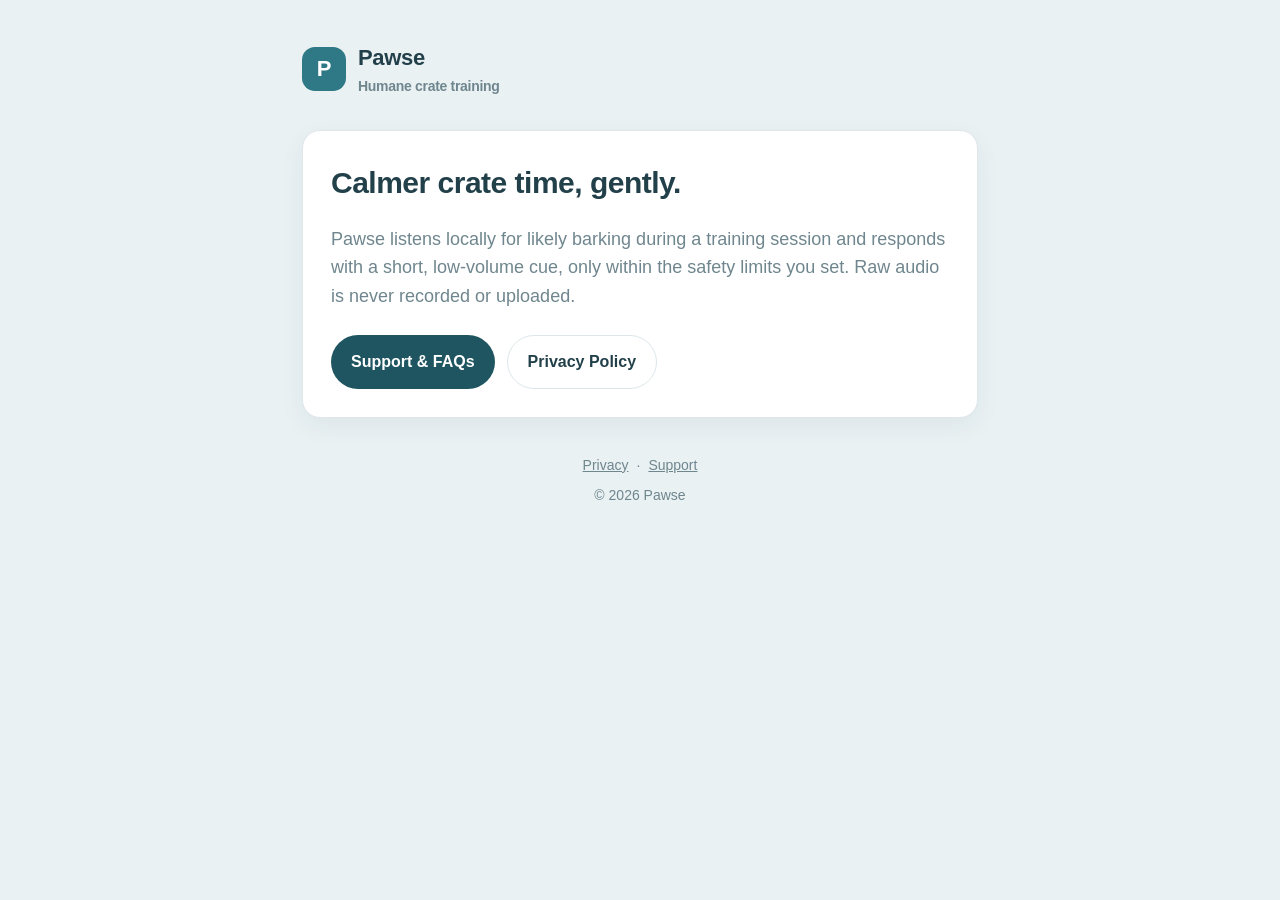
<file: index.html>
<!DOCTYPE html>
<html lang="en">
<head>
  <meta charset="utf-8" />
  <meta name="viewport" content="width=device-width, initial-scale=1" />
  <title>Pawse — Humane crate-training aid</title>
  <meta name="description" content="Pawse listens locally for crate barking and responds with a short, gentle cue. On-device, private, humane." />
  <link rel="stylesheet" href="styles.css" />
</head>
<body>
  <div class="wrap">
    <header class="site">
      <div class="mark">P</div>
      <div class="brand">Pawse<span>Humane crate training</span></div>
    </header>

    <div class="card">
      <h1>Calmer crate time, gently.</h1>
      <p class="lead">
        Pawse listens locally for likely barking during a training session and responds with a short,
        low-volume cue, only within the safety limits you set. Raw audio is never recorded or uploaded.
      </p>
      <div class="btns">
        <a class="btn primary" href="support.html">Support &amp; FAQs</a>
        <a class="btn ghost" href="privacy.html">Privacy Policy</a>
      </div>
    </div>

    <footer class="site">
      <a href="privacy.html">Privacy</a>·<a href="support.html">Support</a>
      <div style="margin-top:8px;">© 2026 Pawse</div>
    </footer>
  </div>
</body>
</html>
</file>
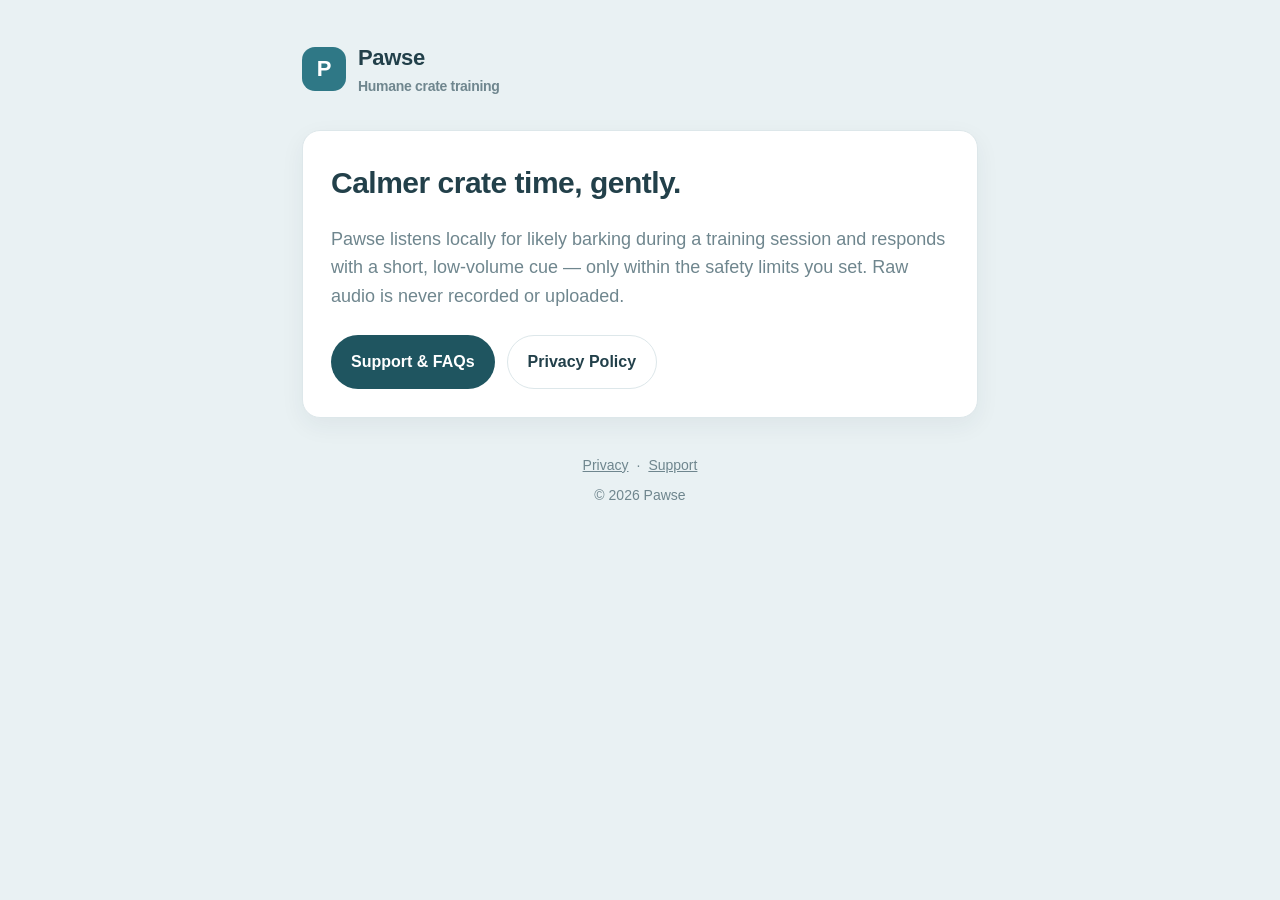
<file: website/index.html>
<!DOCTYPE html>
<html lang="en">
<head>
  <meta charset="utf-8" />
  <meta name="viewport" content="width=device-width, initial-scale=1" />
  <title>Pawse — Humane crate-training aid</title>
  <meta name="description" content="Pawse listens locally for crate barking and responds with a short, gentle cue. On-device, private, humane." />
  <link rel="stylesheet" href="styles.css" />
</head>
<body>
  <div class="wrap">
    <header class="site">
      <div class="mark">P</div>
      <div class="brand">Pawse<span>Humane crate training</span></div>
    </header>

    <div class="card">
      <h1>Calmer crate time, gently.</h1>
      <p class="lead">
        Pawse listens locally for likely barking during a training session and responds with a short,
        low-volume cue — only within the safety limits you set. Raw audio is never recorded or uploaded.
      </p>
      <div class="btns">
        <a class="btn primary" href="support.html">Support &amp; FAQs</a>
        <a class="btn ghost" href="privacy.html">Privacy Policy</a>
      </div>
    </div>

    <footer class="site">
      <a href="privacy.html">Privacy</a>·<a href="support.html">Support</a>
      <div style="margin-top:8px;">© 2026 Pawse</div>
    </footer>
  </div>
</body>
</html>
</file>
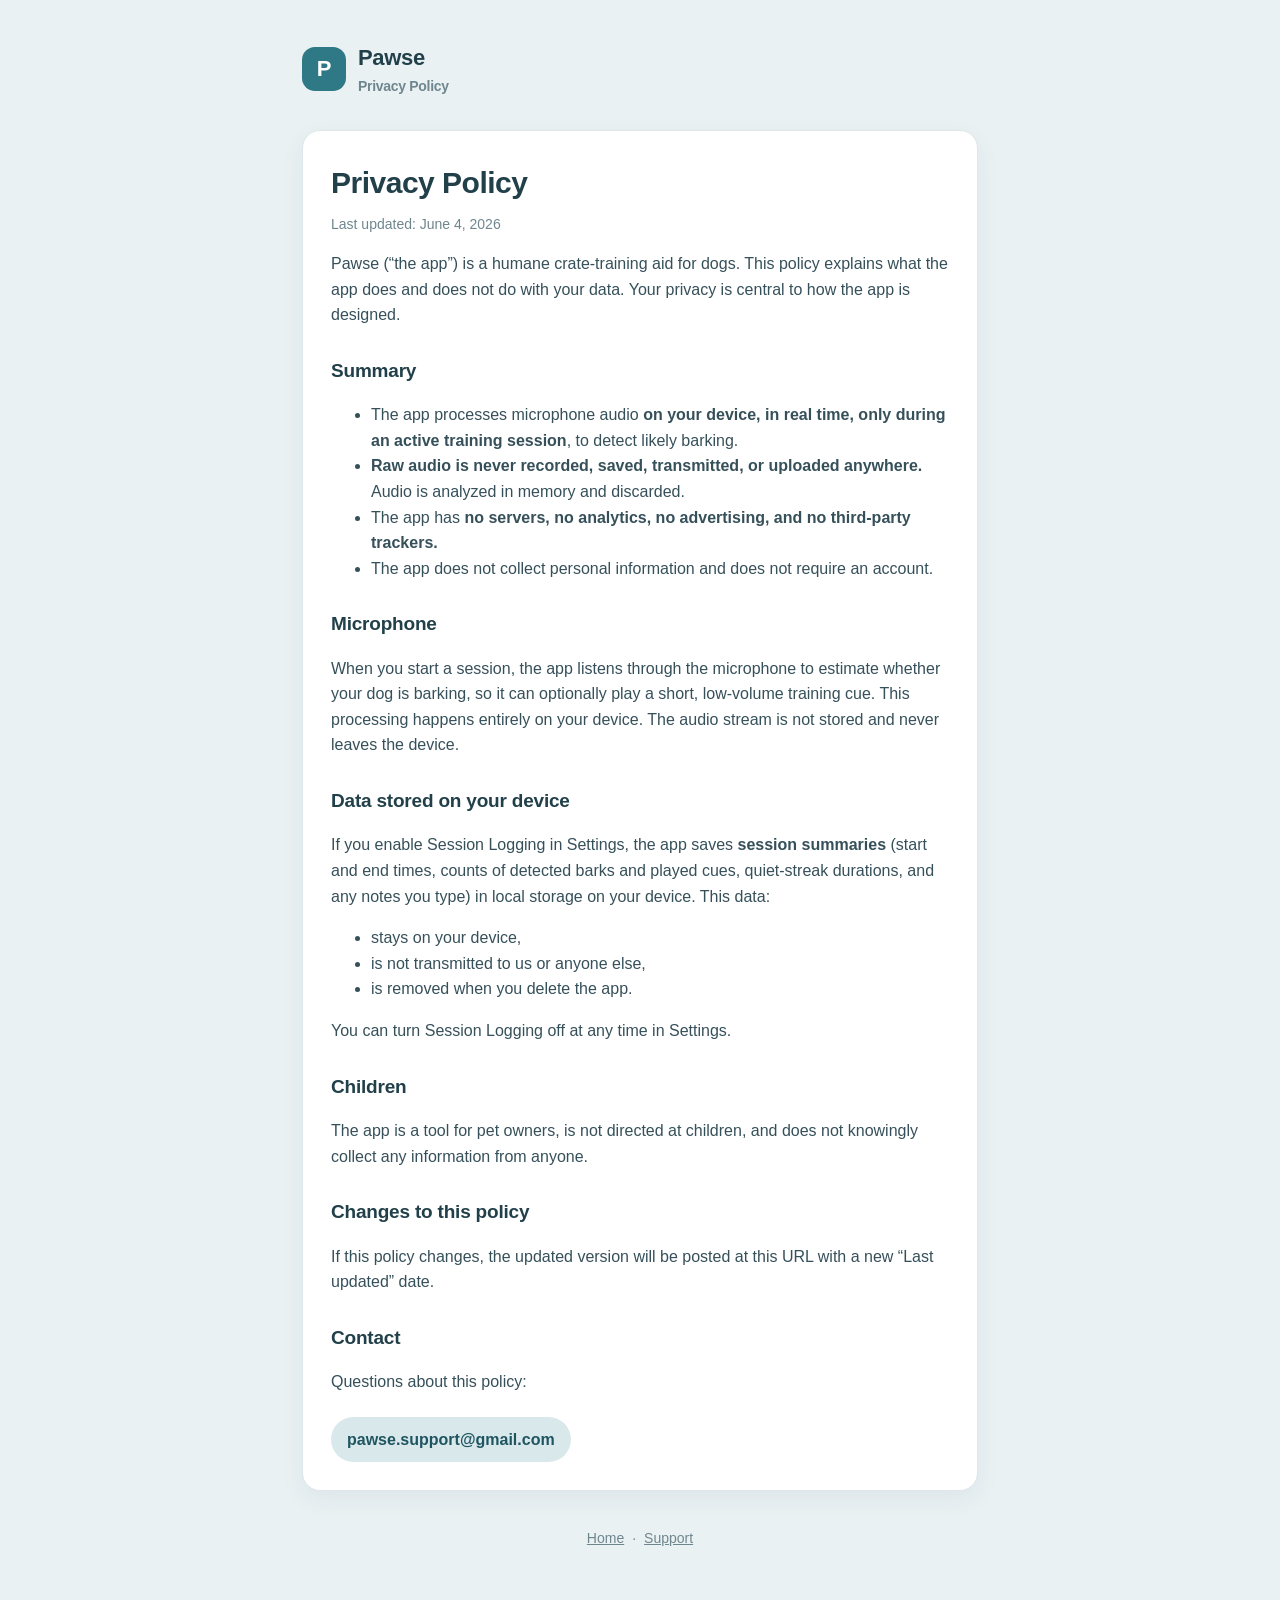
<file: privacy.html>
<!doctype html>
<html lang="en">
  <head>
    <meta charset="utf-8" />
    <meta name="viewport" content="width=device-width, initial-scale=1" />
    <title>Pawse — Privacy Policy</title>
    <link rel="stylesheet" href="styles.css" />
  </head>
  <body>
    <div class="wrap">
      <header class="site">
        <div class="mark">P</div>
        <div class="brand">Pawse<span>Privacy Policy</span></div>
      </header>

      <div class="card">
        <h1>Privacy Policy</h1>
        <p class="updated">Last updated: June 4, 2026</p>

        <p>
          Pawse (“the app”) is a humane crate-training aid for dogs. This policy explains what the
          app does and does not do with your data. Your privacy is central to how the app is
          designed.
        </p>

        <h2>Summary</h2>
        <ul>
          <li>
            The app processes microphone audio
            <strong>on your device, in real time, only during an active training session</strong>,
            to detect likely barking.
          </li>
          <li>
            <strong>Raw audio is never recorded, saved, transmitted, or uploaded anywhere.</strong>
            Audio is analyzed in memory and discarded.
          </li>
          <li>
            The app has
            <strong>no servers, no analytics, no advertising, and no third-party trackers.</strong>
          </li>
          <li>The app does not collect personal information and does not require an account.</li>
        </ul>

        <h2>Microphone</h2>
        <p>
          When you start a session, the app listens through the microphone to estimate whether your
          dog is barking, so it can optionally play a short, low-volume training cue. This
          processing happens entirely on your device. The audio stream is not stored and never
          leaves the device.
        </p>

        <h2>Data stored on your device</h2>
        <p>
          If you enable Session Logging in Settings, the app saves
          <strong>session summaries</strong> (start and end times, counts of detected barks and
          played cues, quiet-streak durations, and any notes you type) in local storage on your
          device. This data:
        </p>
        <ul>
          <li>stays on your device,</li>
          <li>is not transmitted to us or anyone else,</li>
          <li>is removed when you delete the app.</li>
        </ul>
        <p>You can turn Session Logging off at any time in Settings.</p>

        <h2>Children</h2>
        <p>
          The app is a tool for pet owners, is not directed at children, and does not knowingly
          collect any information from anyone.
        </p>

        <h2>Changes to this policy</h2>
        <p>
          If this policy changes, the updated version will be posted at this URL with a new “Last
          updated” date.
        </p>

        <h2>Contact</h2>
        <p>Questions about this policy:</p>
        <a class="email" href="mailto:pawse.support@gmail.com">pawse.support@gmail.com</a>
      </div>

      <footer class="site"><a href="index.html">Home</a>·<a href="support.html">Support</a></footer>
    </div>
  </body>
</html>
</file>
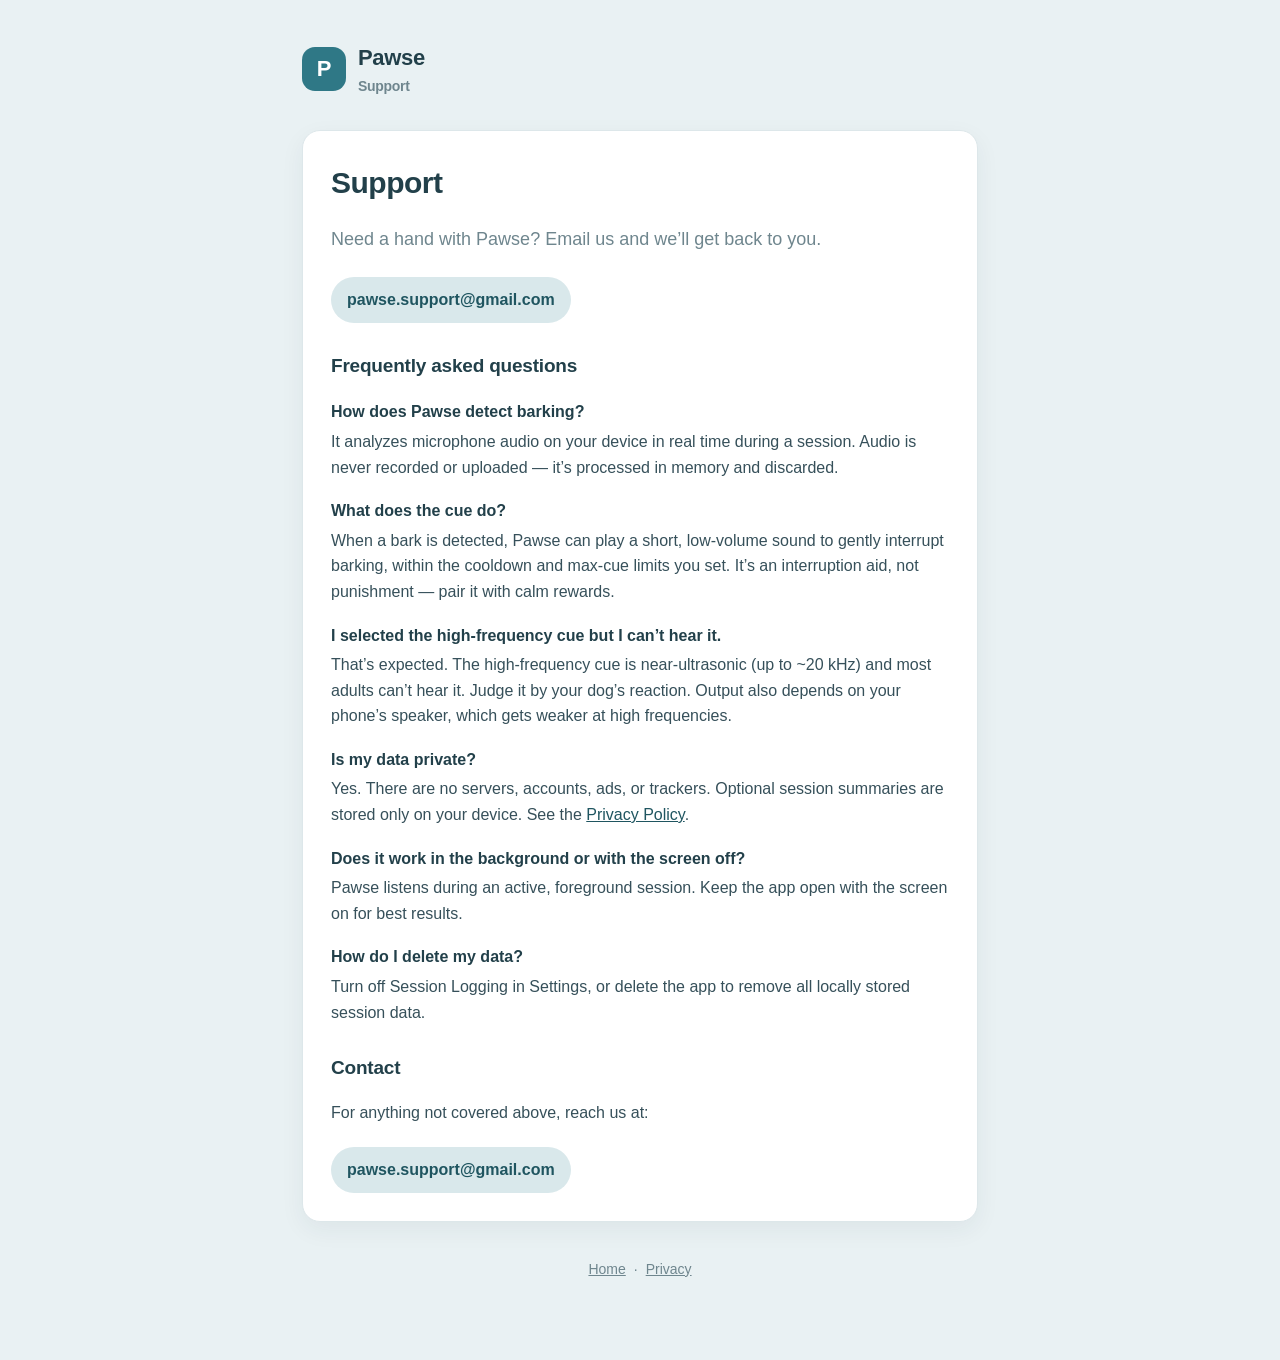
<file: support.html>
<!doctype html>
<html lang="en">
  <head>
    <meta charset="utf-8" />
    <meta name="viewport" content="width=device-width, initial-scale=1" />
    <title>Pawse — Support</title>
    <link rel="stylesheet" href="styles.css" />
  </head>
  <body>
    <div class="wrap">
      <header class="site">
        <div class="mark">P</div>
        <div class="brand">Pawse<span>Support</span></div>
      </header>

      <div class="card">
        <h1>Support</h1>
        <p class="lead">Need a hand with Pawse? Email us and we’ll get back to you.</p>
        <a class="email" href="mailto:pawse.support@gmail.com?subject=Pawse%20support"
          >pawse.support@gmail.com</a
        >

        <h2>Frequently asked questions</h2>
        <dl class="faq">
          <dt>How does Pawse detect barking?</dt>
          <dd>
            It analyzes microphone audio on your device in real time during a session. Audio is
            never recorded or uploaded — it’s processed in memory and discarded.
          </dd>

          <dt>What does the cue do?</dt>
          <dd>
            When a bark is detected, Pawse can play a short, low-volume sound to gently interrupt
            barking, within the cooldown and max-cue limits you set. It’s an interruption aid, not
            punishment — pair it with calm rewards.
          </dd>

          <dt>I selected the high-frequency cue but I can’t hear it.</dt>
          <dd>
            That’s expected. The high-frequency cue is near-ultrasonic (up to ~20&nbsp;kHz) and most
            adults can’t hear it. Judge it by your dog’s reaction. Output also depends on your
            phone’s speaker, which gets weaker at high frequencies.
          </dd>

          <dt>Is my data private?</dt>
          <dd>
            Yes. There are no servers, accounts, ads, or trackers. Optional session summaries are
            stored only on your device. See the <a href="privacy.html">Privacy Policy</a>.
          </dd>

          <dt>Does it work in the background or with the screen off?</dt>
          <dd>
            Pawse listens during an active, foreground session. Keep the app open with the screen on
            for best results.
          </dd>

          <dt>How do I delete my data?</dt>
          <dd>
            Turn off Session Logging in Settings, or delete the app to remove all locally stored
            session data.
          </dd>
        </dl>

        <h2>Contact</h2>
        <p>For anything not covered above, reach us at:</p>
        <a class="email" href="mailto:pawse.support@gmail.com?subject=Pawse%20support"
          >pawse.support@gmail.com</a
        >
      </div>

      <footer class="site"><a href="index.html">Home</a>·<a href="privacy.html">Privacy</a></footer>
    </div>
  </body>
</html>
</file>
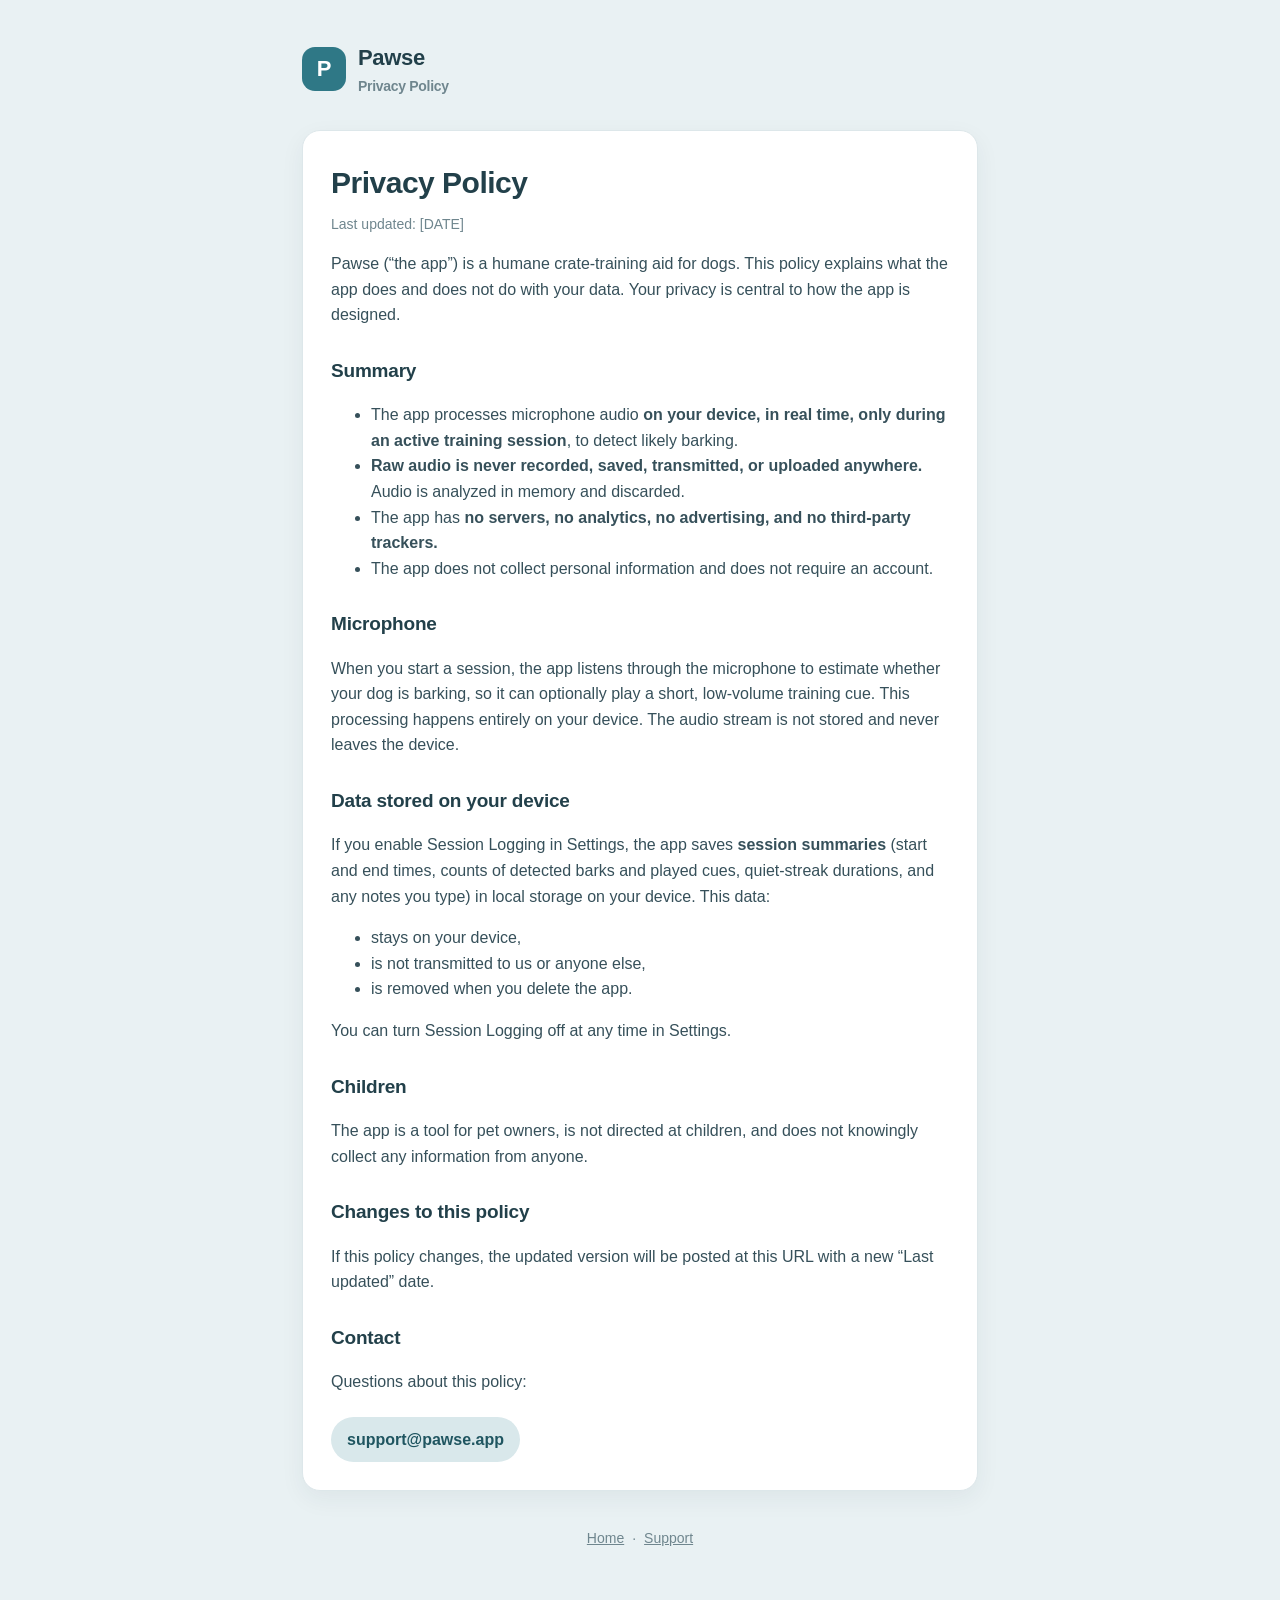
<file: website/privacy.html>
<!DOCTYPE html>
<html lang="en">
<head>
  <meta charset="utf-8" />
  <meta name="viewport" content="width=device-width, initial-scale=1" />
  <title>Pawse — Privacy Policy</title>
  <link rel="stylesheet" href="styles.css" />
</head>
<body>
  <div class="wrap">
    <header class="site">
      <div class="mark">P</div>
      <div class="brand">Pawse<span>Privacy Policy</span></div>
    </header>

    <div class="card">
      <h1>Privacy Policy</h1>
      <p class="updated">Last updated: [DATE]</p>

      <p>
        Pawse (“the app”) is a humane crate-training aid for dogs. This policy explains what the app does
        and does not do with your data. Your privacy is central to how the app is designed.
      </p>

      <h2>Summary</h2>
      <ul>
        <li>The app processes microphone audio <strong>on your device, in real time, only during an active
          training session</strong>, to detect likely barking.</li>
        <li><strong>Raw audio is never recorded, saved, transmitted, or uploaded anywhere.</strong> Audio is
          analyzed in memory and discarded.</li>
        <li>The app has <strong>no servers, no analytics, no advertising, and no third-party trackers.</strong></li>
        <li>The app does not collect personal information and does not require an account.</li>
      </ul>

      <h2>Microphone</h2>
      <p>
        When you start a session, the app listens through the microphone to estimate whether your dog is
        barking, so it can optionally play a short, low-volume training cue. This processing happens entirely
        on your device. The audio stream is not stored and never leaves the device.
      </p>

      <h2>Data stored on your device</h2>
      <p>
        If you enable Session Logging in Settings, the app saves <strong>session summaries</strong> (start and
        end times, counts of detected barks and played cues, quiet-streak durations, and any notes you type)
        in local storage on your device. This data:
      </p>
      <ul>
        <li>stays on your device,</li>
        <li>is not transmitted to us or anyone else,</li>
        <li>is removed when you delete the app.</li>
      </ul>
      <p>You can turn Session Logging off at any time in Settings.</p>

      <h2>Children</h2>
      <p>
        The app is a tool for pet owners, is not directed at children, and does not knowingly collect any
        information from anyone.
      </p>

      <h2>Changes to this policy</h2>
      <p>
        If this policy changes, the updated version will be posted at this URL with a new “Last updated” date.
      </p>

      <h2>Contact</h2>
      <p>Questions about this policy:</p>
      <a class="email" href="mailto:support@pawse.app">support@pawse.app</a>
    </div>

    <footer class="site">
      <a href="index.html">Home</a>·<a href="support.html">Support</a>
    </footer>
  </div>
</body>
</html>
</file>
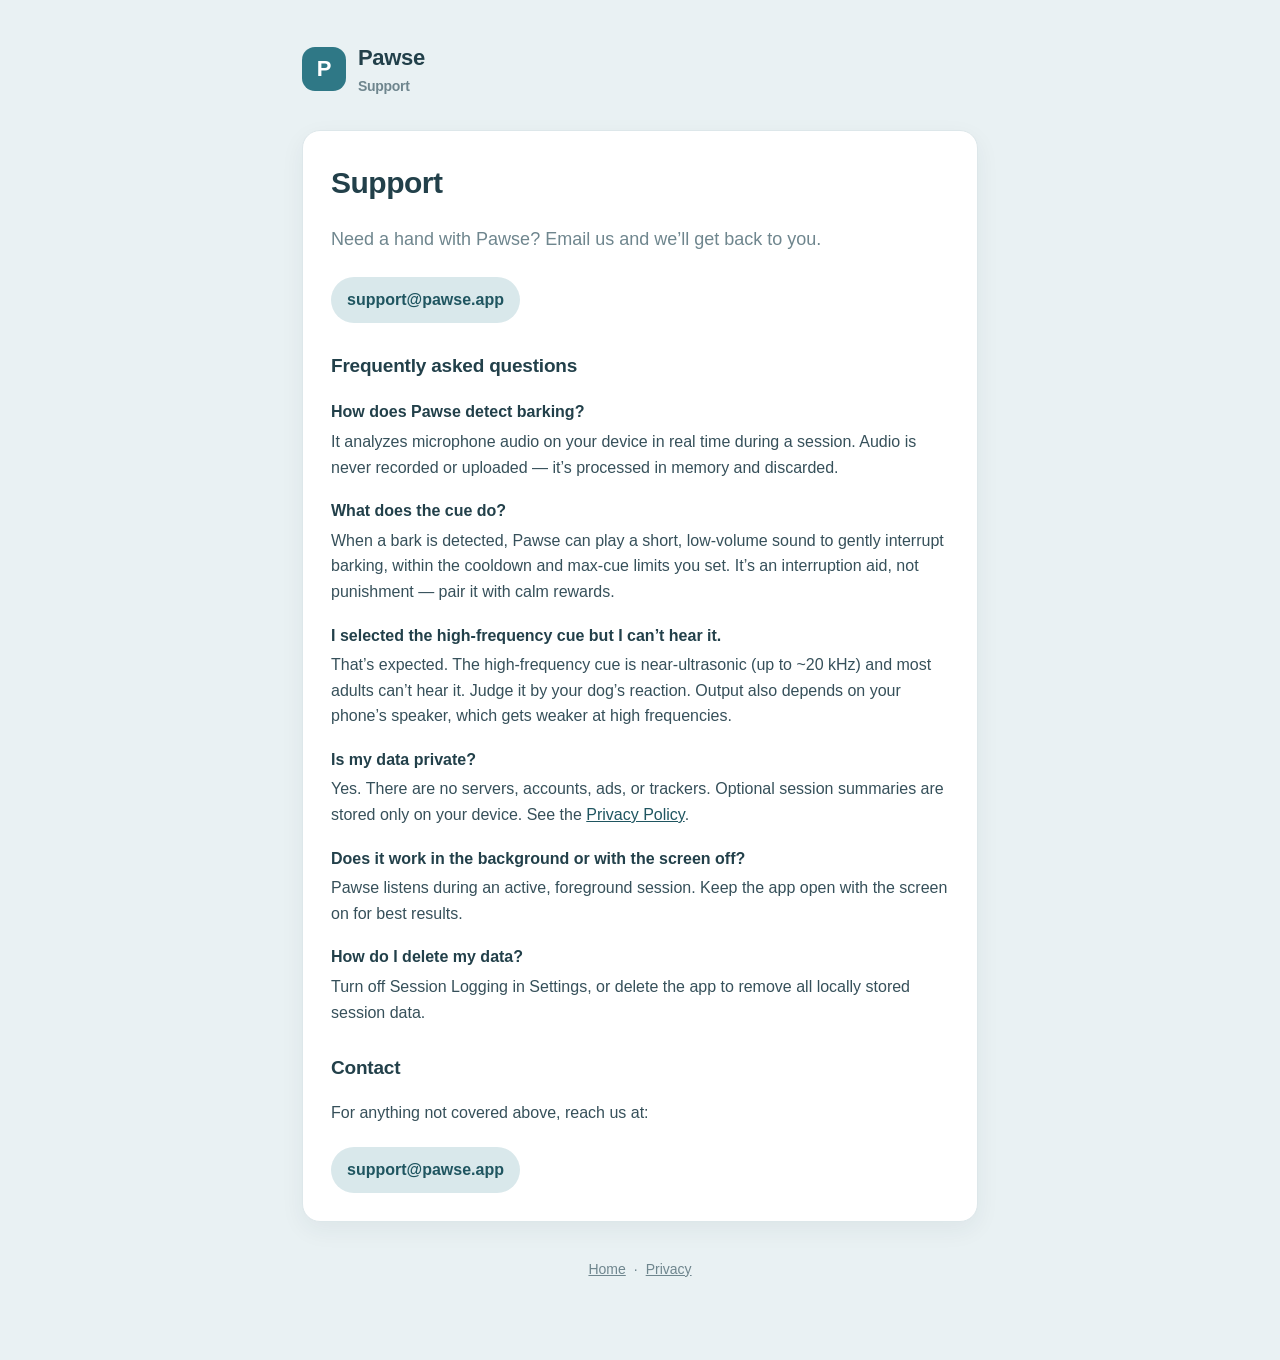
<file: website/support.html>
<!DOCTYPE html>
<html lang="en">
<head>
  <meta charset="utf-8" />
  <meta name="viewport" content="width=device-width, initial-scale=1" />
  <title>Pawse — Support</title>
  <link rel="stylesheet" href="styles.css" />
</head>
<body>
  <div class="wrap">
    <header class="site">
      <div class="mark">P</div>
      <div class="brand">Pawse<span>Support</span></div>
    </header>

    <div class="card">
      <h1>Support</h1>
      <p class="lead">Need a hand with Pawse? Email us and we’ll get back to you.</p>
      <a class="email" href="mailto:support@pawse.app?subject=Pawse%20support">support@pawse.app</a>

      <h2>Frequently asked questions</h2>
      <dl class="faq">
        <dt>How does Pawse detect barking?</dt>
        <dd>It analyzes microphone audio on your device in real time during a session. Audio is never recorded
          or uploaded — it’s processed in memory and discarded.</dd>

        <dt>What does the cue do?</dt>
        <dd>When a bark is detected, Pawse can play a short, low-volume sound to gently interrupt barking, within
          the cooldown and max-cue limits you set. It’s an interruption aid, not punishment — pair it with calm
          rewards.</dd>

        <dt>I selected the high-frequency cue but I can’t hear it.</dt>
        <dd>That’s expected. The high-frequency cue is near-ultrasonic (up to ~20&nbsp;kHz) and most adults can’t
          hear it. Judge it by your dog’s reaction. Output also depends on your phone’s speaker, which gets weaker
          at high frequencies.</dd>

        <dt>Is my data private?</dt>
        <dd>Yes. There are no servers, accounts, ads, or trackers. Optional session summaries are stored only on
          your device. See the <a href="privacy.html">Privacy Policy</a>.</dd>

        <dt>Does it work in the background or with the screen off?</dt>
        <dd>Pawse listens during an active, foreground session. Keep the app open with the screen on for best
          results.</dd>

        <dt>How do I delete my data?</dt>
        <dd>Turn off Session Logging in Settings, or delete the app to remove all locally stored session data.</dd>
      </dl>

      <h2>Contact</h2>
      <p>For anything not covered above, reach us at:</p>
      <a class="email" href="mailto:support@pawse.app?subject=Pawse%20support">support@pawse.app</a>
    </div>

    <footer class="site">
      <a href="index.html">Home</a>·<a href="privacy.html">Privacy</a>
    </footer>
  </div>
</body>
</html>
</file>
<file: styles.css>
:root {
  --bg: #e9f1f3;
  --surface: #ffffff;
  --text: #22404a;
  --muted: #6f868e;
  --primary: #2f7886;
  --primary-deep: #1f5560;
  --accent: #5a9e7e;
  --border: #dde7ea;
  --radius: 18px;
}

* { box-sizing: border-box; }

html { -webkit-text-size-adjust: 100%; }

body {
  margin: 0;
  font-family: -apple-system, BlinkMacSystemFont, "Segoe UI", Roboto, Helvetica, Arial, sans-serif;
  color: var(--text);
  background: var(--bg);
  line-height: 1.6;
}

.wrap {
  max-width: 720px;
  margin: 0 auto;
  padding: 40px 22px 80px;
}

header.site {
  display: flex;
  align-items: center;
  gap: 12px;
  margin-bottom: 32px;
}

.mark {
  width: 44px;
  height: 44px;
  border-radius: 13px;
  background: var(--primary);
  color: #fff;
  display: flex;
  align-items: center;
  justify-content: center;
  font-size: 22px;
  font-weight: 800;
}

.brand {
  font-size: 22px;
  font-weight: 800;
  letter-spacing: -0.3px;
}

.brand span { color: var(--muted); font-weight: 600; font-size: 14px; display: block; }

.card {
  background: var(--surface);
  border: 1px solid var(--border);
  border-radius: var(--radius);
  padding: 28px;
  box-shadow: 0 8px 24px rgba(28, 57, 66, 0.06);
}

h1 { font-size: 30px; letter-spacing: -0.5px; margin: 0 0 6px; }
h2 { font-size: 19px; margin: 28px 0 8px; letter-spacing: -0.2px; }
.updated { color: var(--muted); font-size: 14px; margin-top: 0; }

p, li { color: #36505a; }
a { color: var(--primary-deep); }

.lead { font-size: 18px; color: var(--muted); }

.btns { display: flex; flex-wrap: wrap; gap: 12px; margin-top: 24px; }
.btn {
  display: inline-flex;
  align-items: center;
  gap: 8px;
  text-decoration: none;
  font-weight: 700;
  padding: 13px 20px;
  border-radius: 999px;
}
.btn.primary { background: var(--primary-deep); color: #fff; }
.btn.ghost { background: var(--surface); color: var(--text); border: 1.5px solid var(--border); }

.email {
  display: inline-block;
  background: #d9e8eb;
  color: var(--primary-deep);
  font-weight: 700;
  padding: 10px 16px;
  border-radius: 999px;
  text-decoration: none;
  margin-top: 6px;
}

.faq { margin-top: 8px; }
.faq dt { font-weight: 700; margin-top: 18px; }
.faq dd { margin: 4px 0 0; color: #36505a; }

footer.site {
  margin-top: 36px;
  text-align: center;
  color: var(--muted);
  font-size: 14px;
}
footer.site a { color: var(--muted); margin: 0 8px; }
</file>
<file: website/styles.css>
:root {
  --bg: #e9f1f3;
  --surface: #ffffff;
  --text: #22404a;
  --muted: #6f868e;
  --primary: #2f7886;
  --primary-deep: #1f5560;
  --accent: #5a9e7e;
  --border: #dde7ea;
  --radius: 18px;
}

* { box-sizing: border-box; }

html { -webkit-text-size-adjust: 100%; }

body {
  margin: 0;
  font-family: -apple-system, BlinkMacSystemFont, "Segoe UI", Roboto, Helvetica, Arial, sans-serif;
  color: var(--text);
  background: var(--bg);
  line-height: 1.6;
}

.wrap {
  max-width: 720px;
  margin: 0 auto;
  padding: 40px 22px 80px;
}

header.site {
  display: flex;
  align-items: center;
  gap: 12px;
  margin-bottom: 32px;
}

.mark {
  width: 44px;
  height: 44px;
  border-radius: 13px;
  background: var(--primary);
  color: #fff;
  display: flex;
  align-items: center;
  justify-content: center;
  font-size: 22px;
  font-weight: 800;
}

.brand {
  font-size: 22px;
  font-weight: 800;
  letter-spacing: -0.3px;
}

.brand span { color: var(--muted); font-weight: 600; font-size: 14px; display: block; }

.card {
  background: var(--surface);
  border: 1px solid var(--border);
  border-radius: var(--radius);
  padding: 28px;
  box-shadow: 0 8px 24px rgba(28, 57, 66, 0.06);
}

h1 { font-size: 30px; letter-spacing: -0.5px; margin: 0 0 6px; }
h2 { font-size: 19px; margin: 28px 0 8px; letter-spacing: -0.2px; }
.updated { color: var(--muted); font-size: 14px; margin-top: 0; }

p, li { color: #36505a; }
a { color: var(--primary-deep); }

.lead { font-size: 18px; color: var(--muted); }

.btns { display: flex; flex-wrap: wrap; gap: 12px; margin-top: 24px; }
.btn {
  display: inline-flex;
  align-items: center;
  gap: 8px;
  text-decoration: none;
  font-weight: 700;
  padding: 13px 20px;
  border-radius: 999px;
}
.btn.primary { background: var(--primary-deep); color: #fff; }
.btn.ghost { background: var(--surface); color: var(--text); border: 1.5px solid var(--border); }

.email {
  display: inline-block;
  background: #d9e8eb;
  color: var(--primary-deep);
  font-weight: 700;
  padding: 10px 16px;
  border-radius: 999px;
  text-decoration: none;
  margin-top: 6px;
}

.faq { margin-top: 8px; }
.faq dt { font-weight: 700; margin-top: 18px; }
.faq dd { margin: 4px 0 0; color: #36505a; }

footer.site {
  margin-top: 36px;
  text-align: center;
  color: var(--muted);
  font-size: 14px;
}
footer.site a { color: var(--muted); margin: 0 8px; }
</file>
